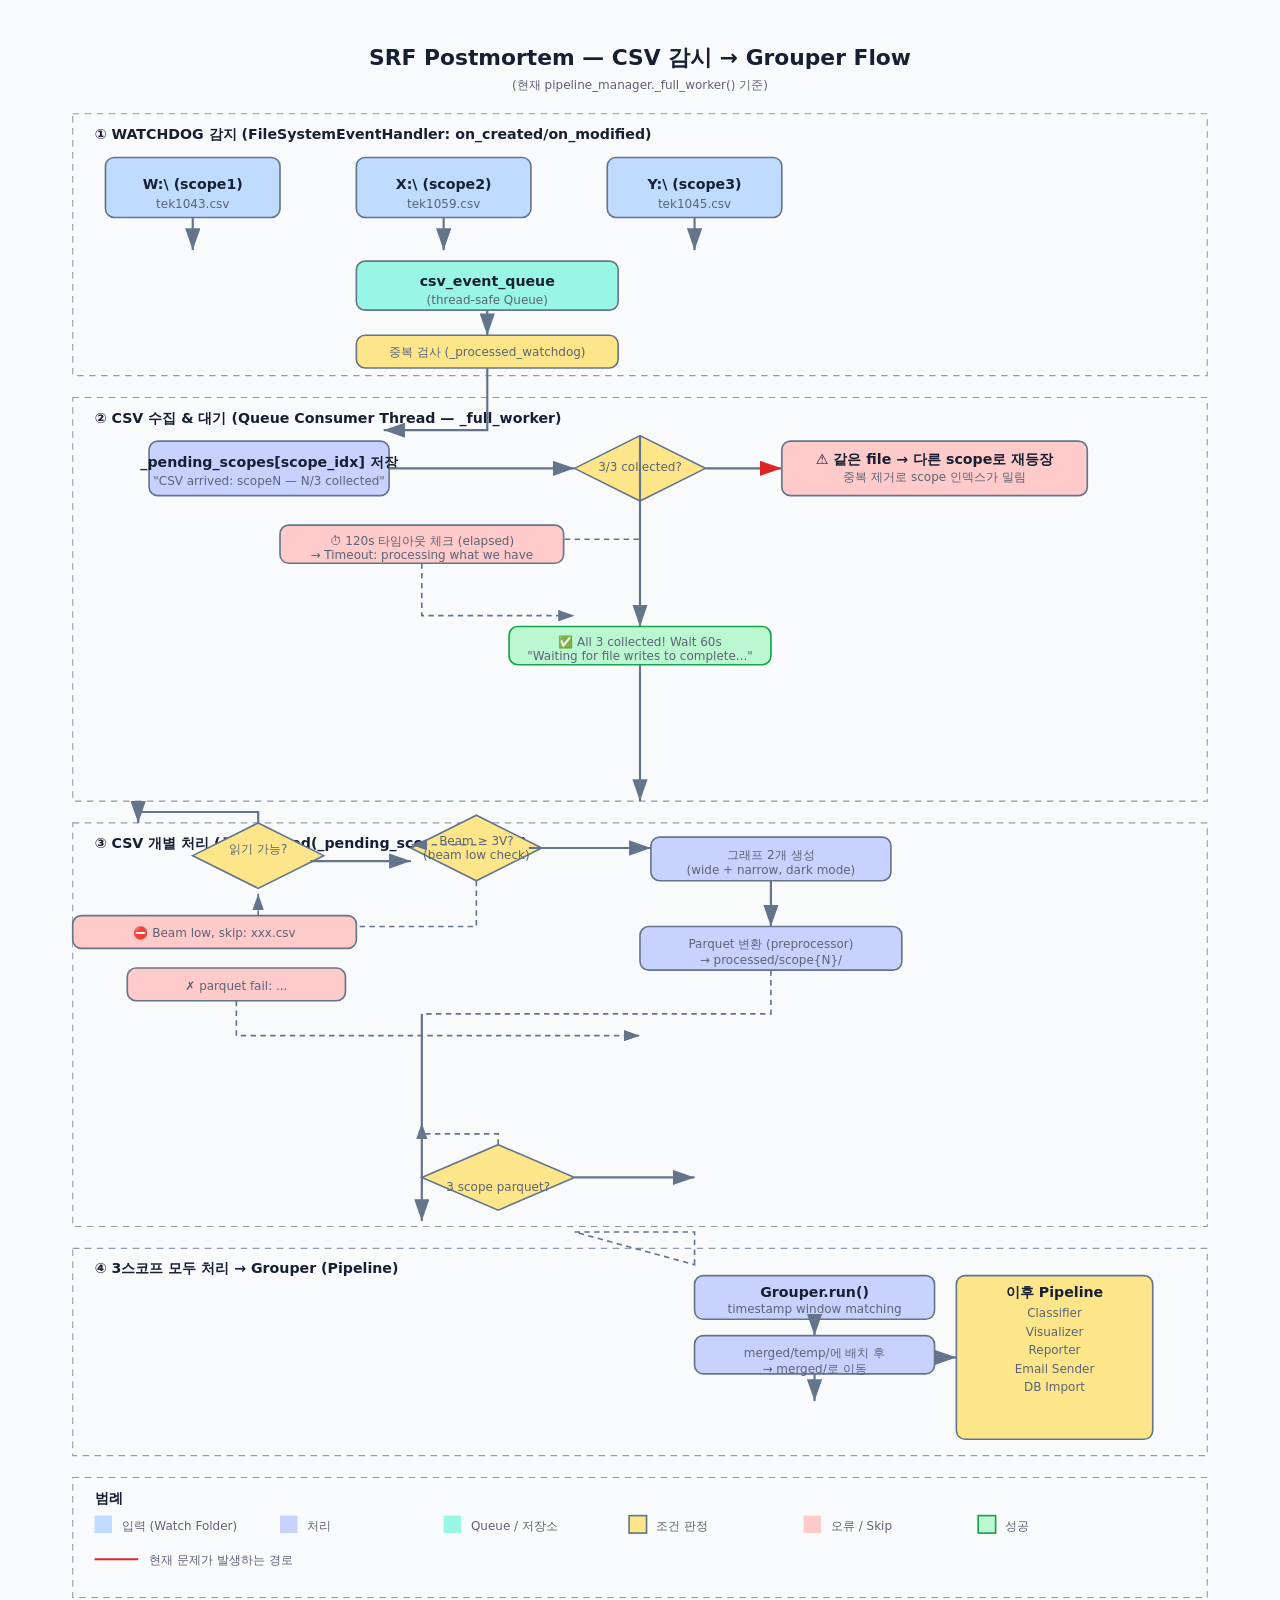
<file: watchdog_flow.html>
<!doctype html>
<meta charset="utf-8" />
<meta name="viewport" content="width=device-width, initial-scale=1" />
<title>SRF Postmortem — CSV 감시 → Grouper Flow</title>
<style>
  :root {
    color-scheme: light dark;
    --bg: #f8fafc;
    --fg: #172033;
    --muted: #5b6475;
    --line: #64748b;
    --neutral: #e2e8f0;
    --input: #bfdbfe;
    --process: #c7d2fe;
    --storage: #99f6e4;
    --external: #fde68a;
    --risk: #fecaca;
    --highlight: #fbbf24;
  }
  @media (prefers-color-scheme: dark) {
    :root {
      --bg: #0f172a;
      --fg: #e5e7eb;
      --muted: #a3adbd;
      --line: #94a3b8;
      --neutral: #334155;
      --input: #1d4ed8;
      --process: #4338ca;
      --storage: #0f766e;
      --external: #92400e;
      --risk: #991b1b;
      --highlight: #f59e0b;
    }
  }
  body {
    margin: 0;
    background: var(--bg);
    color: var(--fg);
    font: 14px/1.4 ui-sans-serif, system-ui, -apple-system, BlinkMacSystemFont, "Segoe UI", sans-serif;
  }
  main { max-width: 1200px; margin: 32px auto; padding: 0 20px; }
  svg { width: 100%; height: auto; display: block; }
  .title { font-size: 20px; font-weight: 650; fill: var(--fg); }
  .label { font-size: 13px; font-weight: 600; fill: var(--fg); }
  .small { font-size: 11px; fill: var(--muted); }
  .node { stroke: var(--line); stroke-width: 1.5; rx: 8; ry: 8; }
  .neutral { fill: var(--neutral); }
  .input { fill: var(--input); }
  .process { fill: var(--process); }
  .storage { fill: var(--storage); }
  .external { fill: var(--external); }
  .risk { fill: var(--risk); }
  .highlight { fill: var(--highlight); }
  .edge { stroke: var(--line); stroke-width: 2; fill: none; }
  .edge-thin { stroke: var(--line); stroke-width: 1.5; fill: none; stroke-dasharray: 5 4; }
  .zone { fill: none; stroke: var(--line); stroke-width: 1; stroke-dasharray: 6 5; opacity: 0.7; }
  .decision { fill: var(--external); stroke: var(--line); stroke-width: 1.5; }
  .problem { fill: var(--risk); stroke: var(--line); stroke-width: 1.5; }
  .ok { fill: #bbf7d0; stroke: #16a34a; stroke-width: 1.5; }
</style>
<main>
<svg viewBox="0 0 1100 1570" xmlns="http://www.w3.org/2000/svg">
  <defs>
    <marker id="arrow" markerWidth="10" markerHeight="7" refX="10" refY="3.5" orient="auto"><polygon points="0 0, 10 3.5, 0 7" fill="var(--line)"/></marker>
    <marker id="arrow-danger" markerWidth="10" markerHeight="7" refX="10" refY="3.5" orient="auto"><polygon points="0 0, 10 3.5, 0 7" fill="#dc2626"/></marker>
  </defs>

  <!-- 제목 -->
  <text x="550" y="30" text-anchor="middle" class="title">SRF Postmortem — CSV 감시 → Grouper Flow</text>
  <text x="550" y="52" text-anchor="middle" class="small">(현재 pipeline_manager._full_worker() 기준)</text>

  <!-- ────────── 구역: WATCHDOG ────────── -->
  <rect x="30" y="75" width="1040" height="240" class="zone"/>
  <text x="50" y="98" class="label" fill="var(--muted)">① WATCHDOG 감지 (FileSystemEventHandler: on_created/on_modified)</text>

  <!-- W:\, X:\, Y:\ -->
  <rect x="60" y="115" width="160" height="55" class="node input"/>
  <text x="140" y="144" text-anchor="middle" class="label">W:\ (scope1)</text>
  <text x="140" y="161" text-anchor="middle" class="small">tek1043.csv</text>

  <rect x="290" y="115" width="160" height="55" class="node input"/>
  <text x="370" y="144" text-anchor="middle" class="label">X:\ (scope2)</text>
  <text x="370" y="161" text-anchor="middle" class="small">tek1059.csv</text>

  <rect x="520" y="115" width="160" height="55" class="node input"/>
  <text x="600" y="144" text-anchor="middle" class="label">Y:\ (scope3)</text>
  <text x="600" y="161" text-anchor="middle" class="small">tek1045.csv</text>

  <!-- watch event arrow -->
  <path d="M140,170 V200" class="edge" marker-end="url(#arrow)"/>
  <path d="M370,170 V200" class="edge" marker-end="url(#arrow)"/>
  <path d="M600,170 V200" class="edge" marker-end="url(#arrow)"/>

  <!-- csv_event_queue -->
  <rect x="290" y="210" width="240" height="45" class="node storage"/>
  <text x="410" y="233" text-anchor="middle" class="label">csv_event_queue</text>
  <text x="410" y="249" text-anchor="middle" class="small">(thread-safe Queue)</text>

  <!-- dup check -->
  <rect x="290" y="278" width="240" height="30" class="node decision"/>
  <text x="410" y="297" text-anchor="middle" class="small">중복 검사 (_processed_watchdog)</text>

  <path d="M410,255 V278" class="edge" marker-end="url(#arrow)"/>

  <!-- ────────── 구역: CSV 수집 ────────── -->
  <rect x="30" y="335" width="1040" height="370" class="zone"/>
  <text x="50" y="358" class="label" fill="var(--muted)">② CSV 수집 &amp; 대기 (Queue Consumer Thread — _full_worker)</text>

  <!-- 수집 -->
  <rect x="100" y="375" width="220" height="50" class="node process"/>
  <text x="210" y="399" text-anchor="middle" class="label">_pending_scopes[scope_idx] 저장</text>
  <text x="210" y="415" text-anchor="middle" class="small">"CSV arrived: scopeN — N/3 collected"</text>

  <path d="M410,308 V365 H315" class="edge" marker-end="url(#arrow)"/>

  <!-- 판정: 3/3? -->
  <polygon points="490,400 550,370 610,400 550,430" class="decision"/>
  <text x="550" y="402" text-anchor="middle" class="small">3/3 collected?</text>

  <path d="M320,400 H490" class="edge" marker-end="url(#arrow)"/>

  <!-- No: 타임아웃 체크 루프 -->
  <path d="M550,430 V465 H350 V465" class="edge-thin" marker-end="url(#arrow)"/>
  <rect x="220" y="452" width="260" height="35" class="node problem"/>
  <text x="350" y="470" text-anchor="middle" class="small">⏱ 120s 타임아웃 체크 (elapsed)</text>
  <text x="350" y="483" text-anchor="middle" class="small">→ Timeout: processing what we have</text>

  <path d="M350,487 V535 H490" class="edge-thin" marker-end="url(#arrow)"/>

  <!-- Edge case ellipse -->
  <rect x="680" y="375" width="280" height="50" class="node problem"/>
  <text x="820" y="396" text-anchor="middle" class="label">⚠️ 같은 file → 다른 scope로 재등장</text>
  <text x="820" y="412" text-anchor="middle" class="small">중복 제거로 scope 인덱스가 밀림</text>

  <path d="M610,400 H680" class="edge" stroke="#dc2626" marker-end="url(#arrow-danger)"/>

  <!-- Yes: 60s 대기 -->
  <path d="M550,370 V545" class="edge" marker-end="url(#arrow)"/>
  <rect x="430" y="545" width="240" height="35" class="node ok"/>
  <text x="550" y="563" text-anchor="middle" class="small">✅ All 3 collected! Wait 60s</text>
  <text x="550" y="576" text-anchor="middle" class="small">"Waiting for file writes to complete..."</text>

  <!-- ────────── 구역: CSV 처리 ────────── -->
  <rect x="30" y="725" width="1040" height="370" class="zone"/>
  <text x="50" y="748" class="label" fill="var(--muted)">③ CSV 개별 처리 (루프: sorted(_pending_scopes.items()))</text>

  <path d="M550,580 V705" class="edge" marker-end="url(#arrow)"/>

  <!-- Read check -->
  <polygon points="140,755 200,725 260,755 200,785" class="decision"/>
  <text x="200" y="753" text-anchor="middle" class="small">읽기 가능?</text>

  <path d="M200,725 V715 H90 V715 V725" class="edge" marker-end="url(#arrow)"/>

  <!-- Yes -->
  <path d="M248,760 H340" class="edge" marker-end="url(#arrow)"/>

  <!-- Beam check -->
  <polygon points="340,748 400,718 460,748 400,778" class="decision"/>
  <text x="400" y="745" text-anchor="middle" class="small">Beam ≥ 3V?</text>
  <text x="400" y="758" text-anchor="middle" class="small">(beam low check)</text>

  <!-- No beam -> skip -->
  <path d="M400,778 V820 H200 V790" class="edge-thin" marker-end="url(#arrow)"/>
  <rect x="30" y="810" width="260" height="30" class="node risk"/>
  <text x="160" y="830" text-anchor="middle" class="small">⛔ Beam low, skip: xxx.csv</text>

  <!-- Yes beam: 그래프 생성 -->
  <path d="M448,748 H560" class="edge" marker-end="url(#arrow)"/>
  <rect x="560" y="738" width="220" height="40" class="node process"/>
  <text x="670" y="758" text-anchor="middle" class="small">그래프 2개 생성</text>
  <text x="670" y="772" text-anchor="middle" class="small">(wide + narrow, dark mode)</text>

  <!-- Parquet 변환 -->
  <path d="M670,778 V820" class="edge" marker-end="url(#arrow)"/>
  <rect x="550" y="820" width="240" height="40" class="node process"/>
  <text x="670" y="840" text-anchor="middle" class="small">Parquet 변환 (preprocessor)</text>
  <text x="670" y="854" text-anchor="middle" class="small">→ processed/scope{N}/</text>

  <!-- Fail branch -->
  <path d="M400,745 H340" class="edge-thin" marker-end="url(#arrow)"/>
  <rect x="80" y="858" width="200" height="30" class="node risk"/>
  <text x="180" y="878" text-anchor="middle" class="small">✗ parquet fail: ...</text>

  <path d="M180,888 V920 H550" class="edge-thin" marker-end="url(#arrow)"/>

  <!-- ────────── 구역: GROUPER ────────── -->
  <rect x="30" y="1115" width="1040" height="190" class="zone"/>
  <text x="50" y="1138" class="label" fill="var(--muted)">④ 3스코프 모두 처리 → Grouper (Pipeline)</text>

  <path d="M670,860 V900 H350 V900 H350" class="edge-thin"/>
  <path d="M350,900 V1090" class="edge" marker-end="url(#arrow)"/>

  <!-- 3개 scope parquet 판정 -->
  <polygon points="350,1050 420,1020 490,1050 420,1080" class="decision"/>
  <text x="420" y="1062" text-anchor="middle" class="small">3 scope parquet?</text>

  <path d="M420,1020 V1010 H350 V1000" class="edge-thin" marker-end="url(#arrow)"/>

  <!-- Yes -->
  <path d="M490,1050 H600" class="edge" marker-end="url(#arrow)"/>

  <rect x="600" y="1140" width="220" height="40" class="node process"/>
  <text x="710" y="1160" text-anchor="middle" class="label">Grouper.run()</text>
  <text x="710" y="1174" text-anchor="middle" class="small">timestamp window matching</text>

  <!-- Grouper match -->
  <polygon points="600,1130 600,1100 490,1100" class="edge-thin"/>

  <rect x="600" y="1195" width="220" height="35" class="node process"/>
  <text x="710" y="1215" text-anchor="middle" class="small">merged/temp/에 배치 후</text>
  <text x="710" y="1229" text-anchor="middle" class="small">→ merged/로 이동</text>

  <path d="M710,1180 V1195" class="edge" marker-end="url(#arrow)"/>

  <!-- 이후 pipeline -->
  <path d="M710,1230 V1255" class="edge" marker-end="url(#arrow)"/>
  <rect x="840" y="1140" width="180" height="150" class="node external"/>
  <text x="930" y="1160" text-anchor="middle" class="label">이후 Pipeline</text>
  <text x="930" y="1178" text-anchor="middle" class="small">Classifier</text>
  <text x="930" y="1195" text-anchor="middle" class="small">Visualizer</text>
  <text x="930" y="1212" text-anchor="middle" class="small">Reporter</text>
  <text x="930" y="1229" text-anchor="middle" class="small">Email Sender</text>
  <text x="930" y="1246" text-anchor="middle" class="small">DB Import</text>

  <path d="M820,1215 H840" class="edge" marker-end="url(#arrow)"/>

  <!-- ────────── 범례 ────────── -->
  <rect x="30" y="1325" width="1040" height="110" class="zone"/>
  <text x="50" y="1348" class="label">범례</text>
  <rect x="50" y="1360" width="16" height="16" class="input"/>
  <text x="75" y="1373" class="small">입력 (Watch Folder)</text>
  <rect x="220" y="1360" width="16" height="16" class="process"/>
  <text x="245" y="1373" class="small">처리</text>
  <rect x="370" y="1360" width="16" height="16" class="storage"/>
  <text x="395" y="1373" class="small">Queue / 저장소</text>
  <rect x="540" y="1360" width="16" height="16" class="decision"/>
  <text x="565" y="1373" class="small">조건 판정</text>
  <rect x="700" y="1360" width="16" height="16" class="risk"/>
  <text x="725" y="1373" class="small">오류 / Skip</text>
  <rect x="860" y="1360" width="16" height="16" class="ok"/>
  <text x="885" y="1373" class="small">성공</text>
  <line x1="50" y1="1400" x2="90" y2="1400" stroke="#dc2626" stroke-width="2"/>
  <text x="100" y="1404" class="small">현재 문제가 발생하는 경로</text>
</svg>
</main>
</html>
</file>
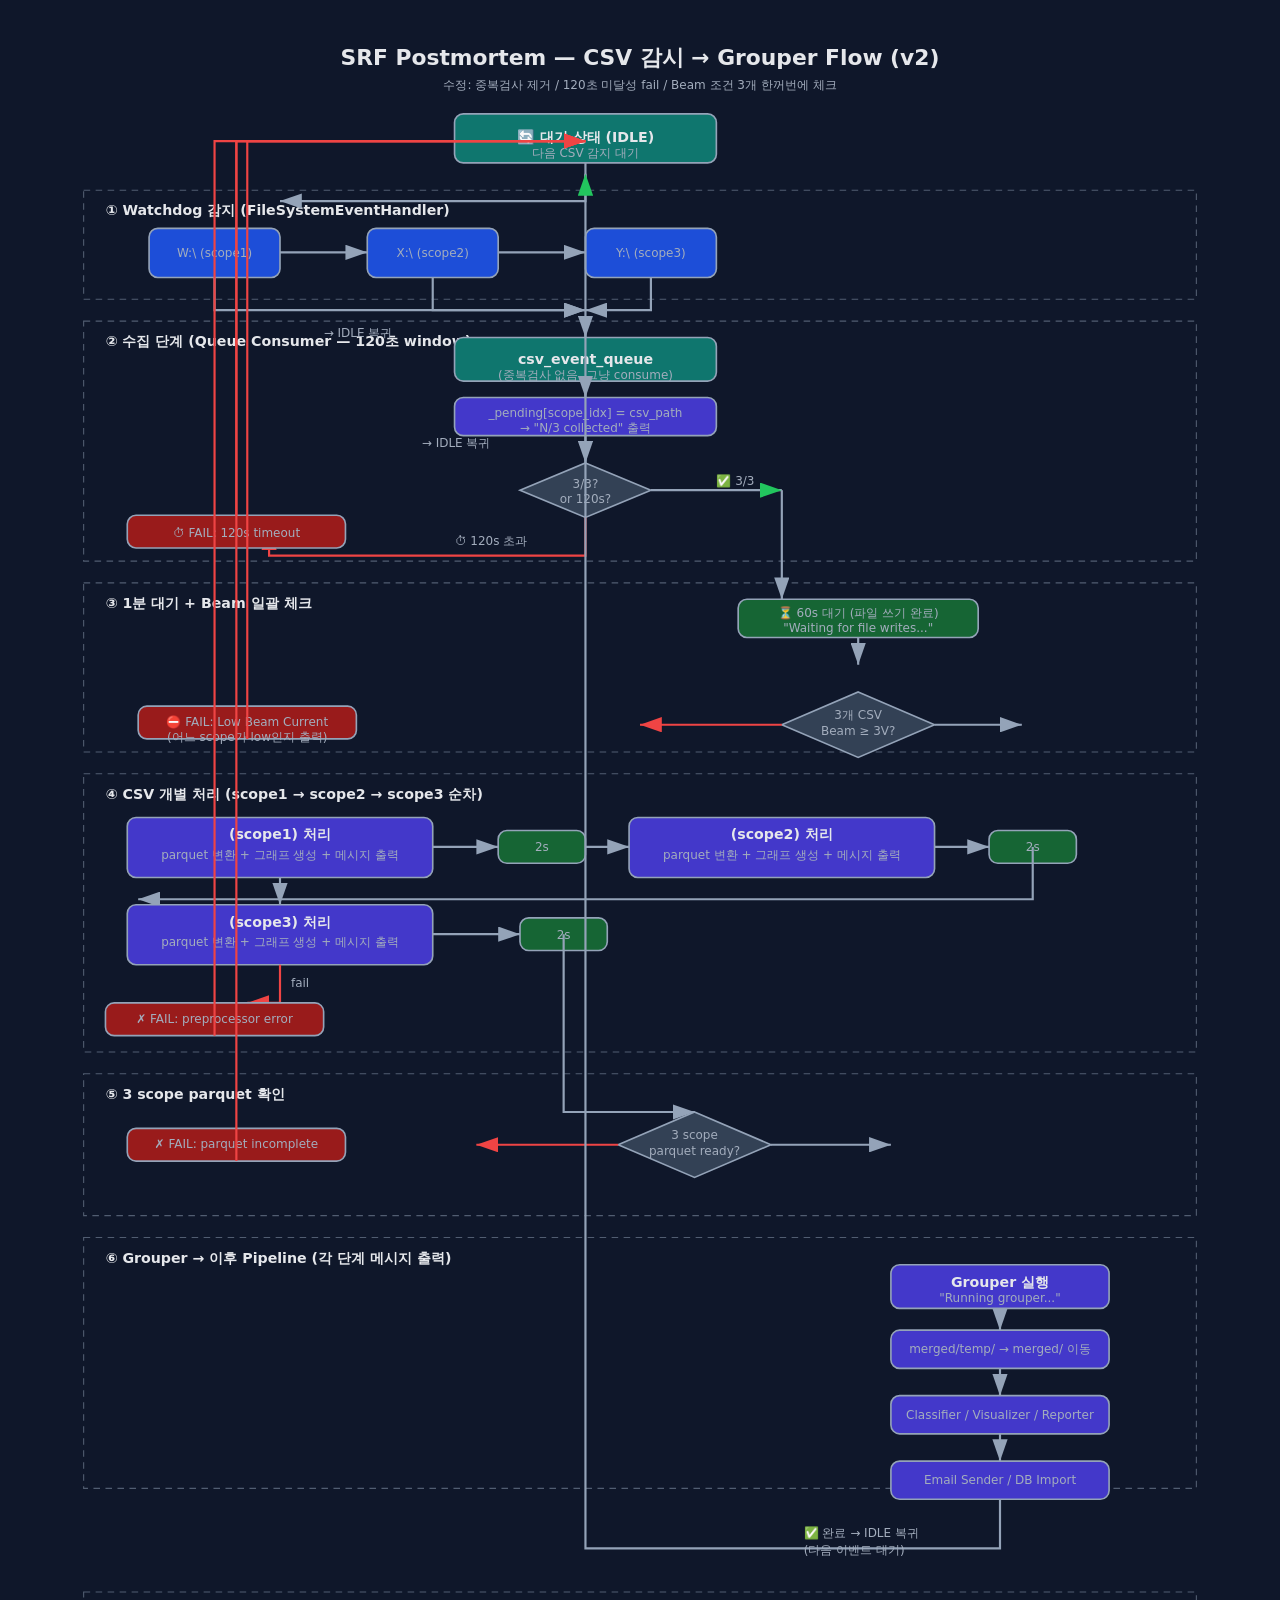
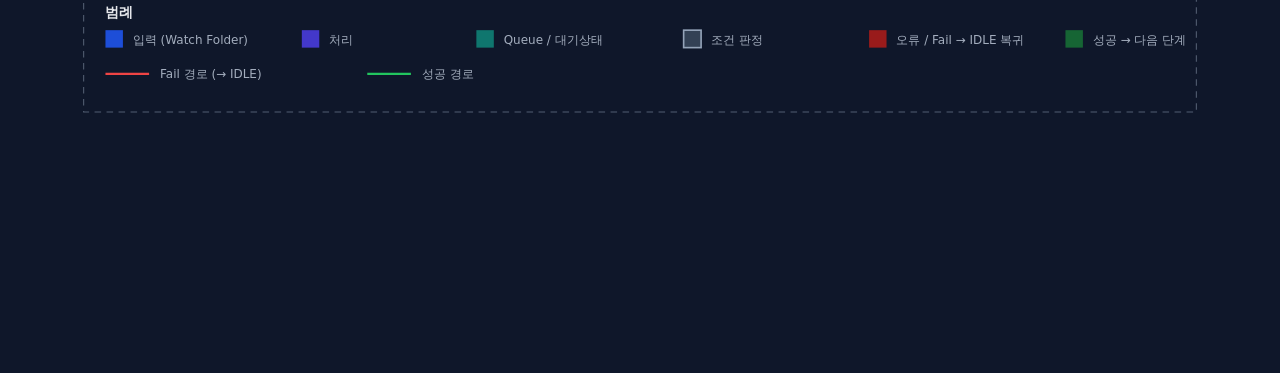
<file: watchdog_flow_v2.html>
<!doctype html>
<meta charset="utf-8" />
<meta name="viewport" content="width=device-width, initial-scale=1" />
<title>SRF Postmortem — CSV 감시 → Grouper Flow (v2)</title>
<style>
  :root {
    color-scheme: light dark;
    --bg: #0f172a;
    --fg: #e5e7eb;
    --muted: #a3adbd;
    --line: #94a3b8;
    --neutral: #334155;
    --input: #1d4ed8;
    --process: #4338ca;
    --storage: #0f766e;
    --external: #92400e;
    --risk: #991b1b;
    --ok: #166534;
    --highlight: #f59e0b;
  }
  body {
    margin: 0;
    background: var(--bg);
    color: var(--fg);
    font: 14px/1.4 ui-sans-serif, system-ui, -apple-system, BlinkMacSystemFont, "Segoe UI", sans-serif;
  }
  main { max-width: 1200px; margin: 32px auto; padding: 0 20px; }
  svg { width: 100%; height: auto; display: block; }
  .title { font-size: 20px; font-weight: 650; fill: var(--fg); }
  .label { font-size: 13px; font-weight: 600; fill: var(--fg); }
  .small { font-size: 11px; fill: var(--muted); }
  .node { stroke: var(--line); stroke-width: 1.5; rx: 8; ry: 8; }
  .diamond { stroke: var(--line); stroke-width: 1.5; }
  .neutral { fill: var(--neutral); }
  .input { fill: var(--input); }
  .process { fill: var(--process); }
  .storage { fill: var(--storage); }
  .external { fill: var(--external); }
  .risk { fill: var(--risk); }
  .ok { fill: var(--ok); }
  .edge { stroke: var(--line); stroke-width: 2; fill: none; }
  .edge-thin { stroke: var(--line); stroke-width: 1.5; fill: none; stroke-dasharray: 5 4; }
  .edge-red { stroke: #ef4444; stroke-width: 2; fill: none; }
  .zone { fill: none; stroke: var(--line); stroke-width: 1; stroke-dasharray: 6 5; opacity: 0.5; }
</style>
<main>
<svg viewBox="0 0 1100 1750" xmlns="http://www.w3.org/2000/svg">
  <defs>
    <marker id="arrow" markerWidth="10" markerHeight="7" refX="10" refY="3.5" orient="auto"><polygon points="0 0, 10 3.5, 0 7" fill="var(--line)"/></marker>
    <marker id="arrow-red" markerWidth="10" markerHeight="7" refX="10" refY="3.5" orient="auto"><polygon points="0 0, 10 3.5, 0 7" fill="#ef4444"/></marker>
    <marker id="arrow-green" markerWidth="10" markerHeight="7" refX="10" refY="3.5" orient="auto"><polygon points="0 0, 10 3.5, 0 7" fill="#22c55e"/></marker>
  </defs>

  <!-- 제목 -->
  <text x="550" y="30" text-anchor="middle" class="title">SRF Postmortem — CSV 감시 → Grouper Flow (v2)</text>
  <text x="550" y="52" text-anchor="middle" class="small">수정: 중복검사 제거 / 120초 미달성 fail / Beam 조건 3개 한꺼번에 체크</text>

  <!-- ────────── ── 대기(IDLE) 상태 ── -->
  <rect x="380" y="75" width="240" height="45" rx="25" class="node storage"/>
  <text x="500" y="101" text-anchor="middle" class="label">🔄 대기 상태 (IDLE)</text>
  <text x="500" y="115" text-anchor="middle" class="small">다음 CSV 감지 대기</text>

  <!-- ────────── ── ① WATCHDOG ── -->
  <rect x="40" y="145" width="1020" height="100" class="zone"/>
  <text x="60" y="168" class="label" fill="var(--muted)">① Watchdog 감지 (FileSystemEventHandler)</text>

  <path d="M500,120 V155 H220" class="edge" marker-end="url(#arrow)"/>

  <rect x="100" y="180" width="120" height="45" class="node input"/>
  <text x="160" y="206" text-anchor="middle" class="small">W:\ (scope1)</text>

  <rect x="300" y="180" width="120" height="45" class="node input"/>
  <text x="360" y="206" text-anchor="middle" class="small">X:\ (scope2)</text>

  <rect x="500" y="180" width="120" height="45" class="node input"/>
  <text x="560" y="206" text-anchor="middle" class="small">Y:\ (scope3)</text>

  <path d="M220,202 H300" class="edge" marker-end="url(#arrow)"/>
  <path d="M420,202 H500" class="edge" marker-end="url(#arrow)"/>

  <!-- csv_event_queue -->
  <path d="M160,225 V255 H500" class="edge" marker-end="url(#arrow)"/>
  <path d="M360,225 V255 H500" class="edge" marker-end="url(#arrow)"/>
  <path d="M560,225 V255 H500" class="edge" marker-end="url(#arrow)"/>

  <!-- ────────── ── ② 수집 단계 (120초 window) ── -->
  <rect x="40" y="265" width="1020" height="220" class="zone"/>
  <text x="60" y="288" class="label" fill="var(--muted)">② 수집 단계 (Queue Consumer — 120초 window)</text>

  <rect x="380" y="280" width="240" height="40" class="node storage"/>
  <text x="500" y="304" text-anchor="middle" class="label">csv_event_queue</text>
  <text x="500" y="318" text-anchor="middle" class="small">(중복검사 없음, 그냥 consume)</text>

  <path d="M500,262 V280" class="edge" marker-end="url(#arrow)"/>

  <!-- 수집 표시 -->
  <rect x="380" y="335" width="240" height="35" class="node process"/>
  <text x="500" y="353" text-anchor="middle" class="small">_pending[scope_idx] = csv_path</text>
  <text x="500" y="367" text-anchor="middle" class="small">→ "N/3 collected" 출력</text>

  <path d="M500,320 V335" class="edge" marker-end="url(#arrow)"/>

  <!-- 판정 -->
  <polygon points="500,395 560,420 500,445 440,420" class="diamond neutral"/>
  <text x="500" y="418" text-anchor="middle" class="small">3/3?</text>
  <text x="500" y="432" text-anchor="middle" class="small">or 120s?</text>

  <path d="M500,370 V395" class="edge" marker-end="url(#arrow)"/>

  <!-- 3/3 yes -->
  <path d="M560,420 H680" class="edge" stroke="#22c55e" marker-end="url(#arrow-green)"/>
  <text x="620" y="415" class="small" fill="#22c55e">✅ 3/3</text>

  <!-- 120s timeout -->
  <path d="M500,445 V480 H210 V455" class="edge-red" marker-end="url(#arrow-red)"/>
  <text x="380" y="470" class="small" fill="#ef4444">⏱ 120s 초과</text>

  <rect x="80" y="443" width="200" height="30" class="risk node"/>
  <text x="180" y="463" text-anchor="middle" class="small" fill="#fca5a5">⏱ FAIL: 120s timeout</text>

  <path d="M180,443 V100 H500" class="edge-red" marker-end="url(#arrow-red)"/>
  <text x="260" y="280" class="small" fill="#ef4444">→ IDLE 복귀</text>

  <!-- ────────── ── ③ 대기 및 Beam 체크 ── -->
  <rect x="40" y="505" width="1020" height="155" class="zone"/>
  <text x="60" y="528" class="label" fill="var(--muted)">③ 1분 대기 + Beam 일괄 체크</text>

  <path d="M680,420 V520" class="edge" marker-end="url(#arrow)"/>

  <!-- 1분 대기 -->
  <rect x="640" y="520" width="220" height="35" class="node ok"/>
  <text x="750" y="536" text-anchor="middle" class="small">⏳ 60s 대기 (파일 쓰기 완료)</text>
  <text x="750" y="550" text-anchor="middle" class="small">"Waiting for file writes..."</text>

  <path d="M750,555 V580" class="edge" marker-end="url(#arrow)"/>

  <!-- Beam 체크 (3개 한꺼번에) -->
  <polygon points="750,605 820,635 750,665 680,635" class="diamond neutral"/>
  <text x="750" y="630" text-anchor="middle" class="small">3개 CSV</text>
  <text x="750" y="644" text-anchor="middle" class="small">Beam ≥ 3V?</text>

  <!-- Beam fail -->
  <path d="M680,635 H550" class="edge-red" marker-end="url(#arrow-red)"/>
  <rect x="90" y="618" width="200" height="30" class="risk node"/>
  <text x="190" y="636" text-anchor="middle" class="small" fill="#fca5a5">⛔ FAIL: Low Beam Current</text>
  <text x="190" y="650" text-anchor="middle" class="small" fill="#fca5a5">(어느 scope가 low인지 출력)</text>

  <path d="M190,648 V100 H500" class="edge-red" marker-end="url(#arrow-red)"/>
  <text x="350" y="380" class="small" fill="#ef4444">→ IDLE 복귀</text>

  <!-- ────────── ── ④ CSV 개별 처리 ── -->
  <rect x="40" y="680" width="1020" height="255" class="zone"/>
  <text x="60" y="703" class="label" fill="var(--muted)">④ CSV 개별 처리 (scope1 → scope2 → scope3 순차)</text>

  <path d="M820,635 H900" class="edge" marker-end="url(#arrow)"/>

  <!-- scope1 -->
  <rect x="80" y="720" width="280" height="55" class="node process"/>
  <text x="220" y="740" text-anchor="middle" class="label">(scope1) 처리</text>
  <text x="220" y="758" text-anchor="middle" class="small">parquet 변환 + 그래프 생성 + 메시지 출력</text>

  <path d="M360,747 H420" class="edge" marker-end="url(#arrow)"/>

  <!-- 2초 대기 -->
  <rect x="420" y="732" width="80" height="30" class="node ok"/>
  <text x="460" y="751" text-anchor="middle" class="small">2s</text>

  <path d="M500,747 H540" class="edge" marker-end="url(#arrow)"/>

  <!-- scope2 -->
  <rect x="540" y="720" width="280" height="55" class="node process"/>
  <text x="680" y="740" text-anchor="middle" class="label">(scope2) 처리</text>
  <text x="680" y="758" text-anchor="middle" class="small">parquet 변환 + 그래프 생성 + 메시지 출력</text>

  <path d="M820,747 H870" class="edge" marker-end="url(#arrow)"/>

  <!-- 2초 대기 -->
  <rect x="870" y="732" width="80" height="30" class="node ok"/>
  <text x="910" y="751" text-anchor="middle" class="small">2s</text>

  <path d="M910,747 V795 H90" class="edge" marker-end="url(#arrow)"/>

  <!-- scope3 -->
  <rect x="80" y="800" width="280" height="55" class="node process"/>
  <text x="220" y="820" text-anchor="middle" class="label">(scope3) 처리</text>
  <text x="220" y="838" text-anchor="middle" class="small">parquet 변환 + 그래프 생성 + 메시지 출력</text>

  <!-- fail path: 개별 CSV 처리 실패 -->
  <path d="M220,775 V800" class="edge" marker-end="url(#arrow)"/>
  <path d="M220,855 V890 H190" class="edge-red" marker-end="url(#arrow-red)"/>
  <text x="230" y="875" class="small" fill="#ef4444">fail</text>

  <rect x="60" y="890" width="200" height="30" class="risk node"/>
  <text x="160" y="908" text-anchor="middle" class="small" fill="#fca5a5">✗ FAIL: preprocessor error</text>

  <path d="M160,920 V100 H500" class="edge-red" marker-end="url(#arrow-red)"/>

  <!-- ────────── ── ⑤ 3 parquet 확인 ── -->
  <rect x="40" y="955" width="1020" height="130" class="zone"/>
  <text x="60" y="978" class="label" fill="var(--muted)">⑤ 3 scope parquet 확인</text>

  <path d="M360,827 H440" class="edge" marker-end="url(#arrow)"/>

  <!-- 2초 대기 -->
  <rect x="440" y="812" width="80" height="30" class="node ok"/>
  <text x="480" y="831" text-anchor="middle" class="small">2s</text>

  <path d="M480,827 V990 H600" class="edge" marker-end="url(#arrow)"/>

  <polygon points="600,990 670,1020 600,1050 530,1020" class="diamond neutral"/>
  <text x="600" y="1015" text-anchor="middle" class="small">3 scope</text>
  <text x="600" y="1029" text-anchor="middle" class="small">parquet ready?</text>

  <!-- No: fail -->
  <path d="M530,1020 H400" class="edge-red" marker-end="url(#arrow-red)"/>
  <rect x="80" y="1005" width="200" height="30" class="risk node"/>
  <text x="180" y="1023" text-anchor="middle" class="small" fill="#fca5a5">✗ FAIL: parquet incomplete</text>

  <path d="M180,1035 V100 H500" class="edge-red" marker-end="url(#arrow-red)"/>

  <!-- ────────── ── ⑥ Grouper → Pipeline ── -->
  <rect x="40" y="1105" width="1020" height="230" class="zone"/>
  <text x="60" y="1128" class="label" fill="var(--muted)">⑥ Grouper → 이후 Pipeline (각 단계 메시지 출력)</text>

  <path d="M670,1020 H780" class="edge" marker-end="url(#arrow)"/>

  <rect x="780" y="1130" width="200" height="40" class="node process"/>
  <text x="880" y="1150" text-anchor="middle" class="label">Grouper 실행</text>
  <text x="880" y="1164" text-anchor="middle" class="small">"Running grouper..."</text>

  <path d="M880,1170 V1190" class="edge" marker-end="url(#arrow)"/>

  <rect x="780" y="1190" width="200" height="35" class="node process"/>
  <text x="880" y="1211" text-anchor="middle" class="small">merged/temp/ → merged/ 이동</text>

  <path d="M880,1225 V1250" class="edge" marker-end="url(#arrow)"/>

  <rect x="780" y="1250" width="200" height="35" class="node process"/>
  <text x="880" y="1271" text-anchor="middle" class="small">Classifier / Visualizer / Reporter</text>

  <path d="M880,1285 V1310" class="edge" marker-end="url(#arrow)"/>

  <rect x="780" y="1310" width="200" height="35" class="node process"/>
  <text x="880" y="1331" text-anchor="middle" class="small">Email Sender / DB Import</text>

  <!-- ────────── ── 완료 → IDLE ── -->
  <path d="M880,1345 V1390 H500 V130" class="edge" stroke="#22c55e" marker-end="url(#arrow-green)"/>
  <text x="700" y="1380" class="small" fill="#22c55e">✅ 완료 → IDLE 복귀</text>
  <text x="700" y="1395" class="small" fill="#22c55e">(다음 이벤트 대기)</text>

  <!-- ────────── ── 범례 ── -->
  <rect x="40" y="1430" width="1020" height="110" class="zone"/>
  <text x="60" y="1453" class="label">범례</text>
  <rect x="60" y="1465" width="16" height="16" class="input"/>
  <text x="85" y="1478" class="small">입력 (Watch Folder)</text>
  <rect x="240" y="1465" width="16" height="16" class="process"/>
  <text x="265" y="1478" class="small">처리</text>
  <rect x="400" y="1465" width="16" height="16" class="storage"/>
  <text x="425" y="1478" class="small">Queue / 대기상태</text>
  <rect x="590" y="1465" width="16" height="16" class="diamond neutral"/>
  <text x="615" y="1478" class="small">조건 판정</text>
  <rect x="760" y="1465" width="16" height="16" class="risk"/>
  <text x="785" y="1478" class="small">오류 / Fail → IDLE 복귀</text>
  <rect x="940" y="1465" width="16" height="16" class="ok"/>
  <text x="965" y="1478" class="small">성공 → 다음 단계</text>
  <line x1="60" y1="1505" x2="100" y2="1505" stroke="#ef4444" stroke-width="2"/>
  <text x="110" y="1509" class="small" fill="#ef4444">Fail 경로 (→ IDLE)</text>
  <line x1="300" y1="1505" x2="340" y2="1505" stroke="#22c55e" stroke-width="2"/>
  <text x="350" y="1509" class="small" fill="#22c55e">성공 경로</text>
</svg>
</main>
</html>
</file>
